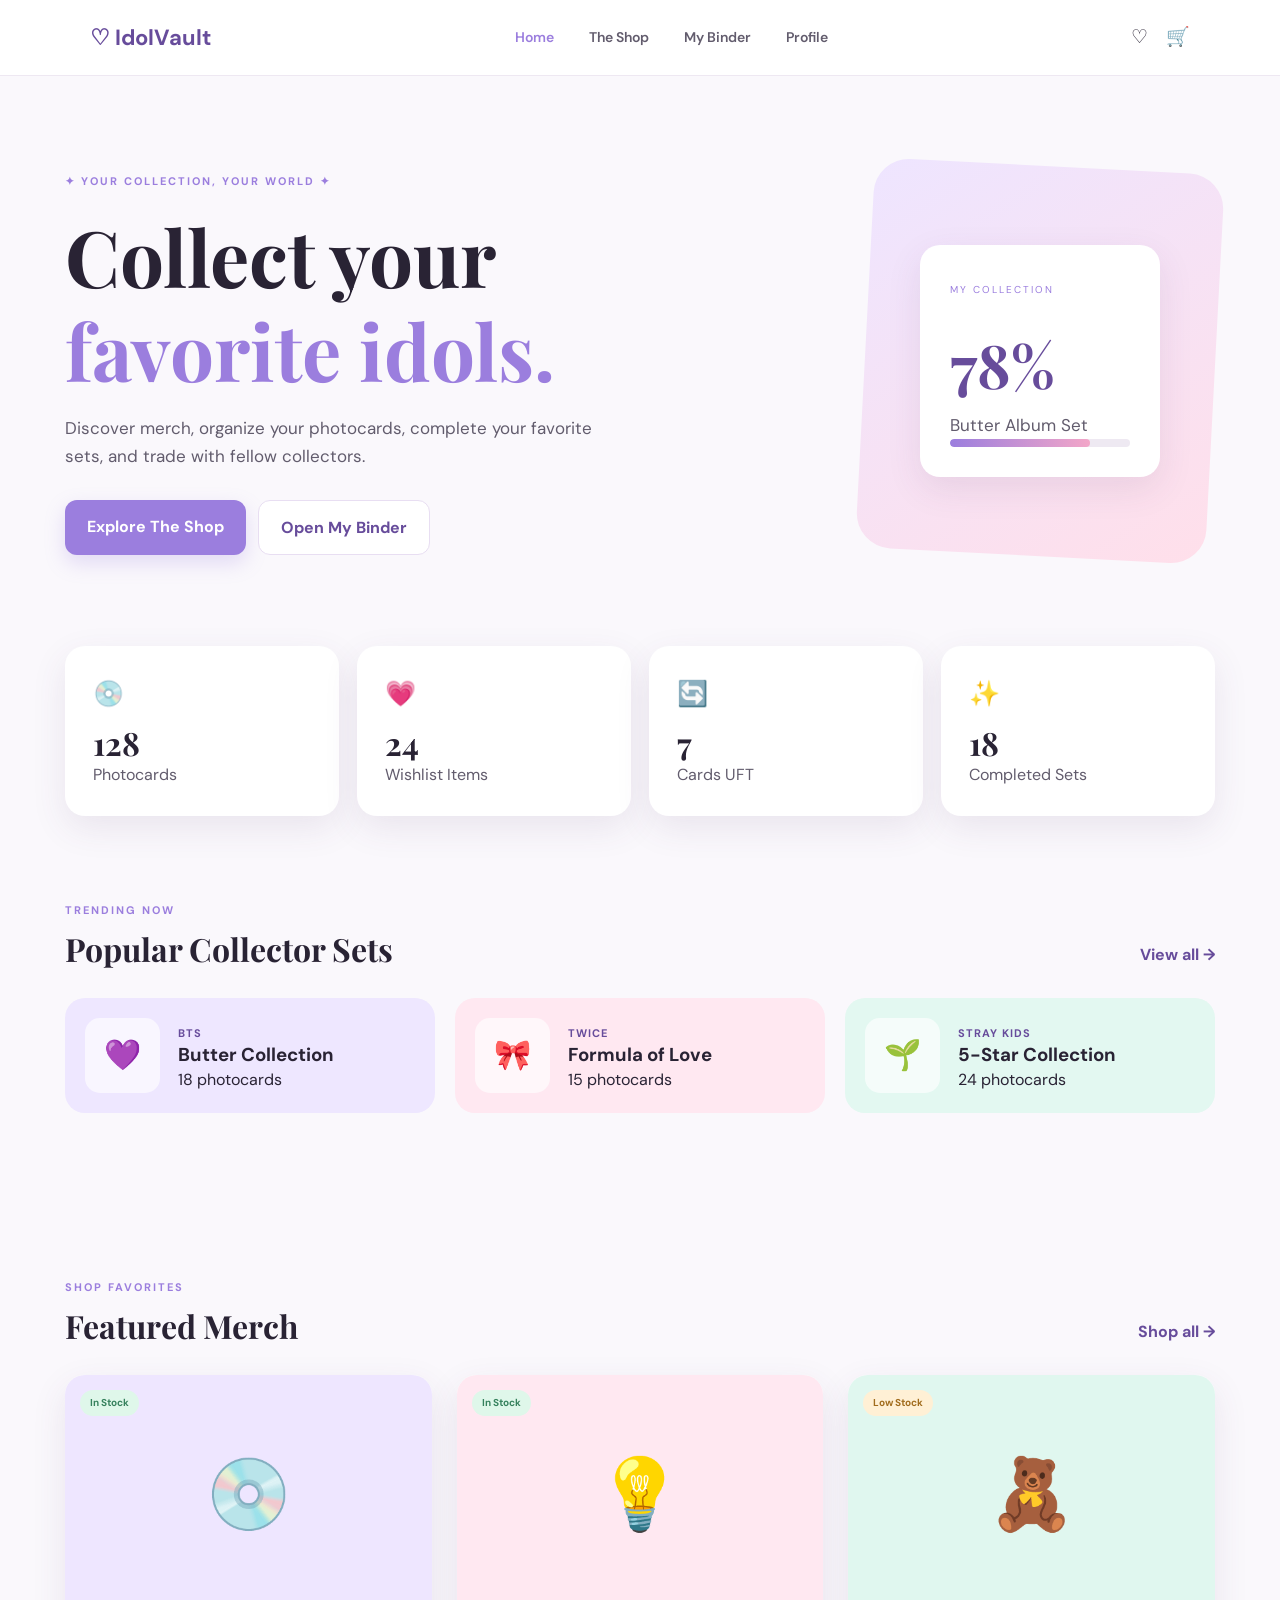
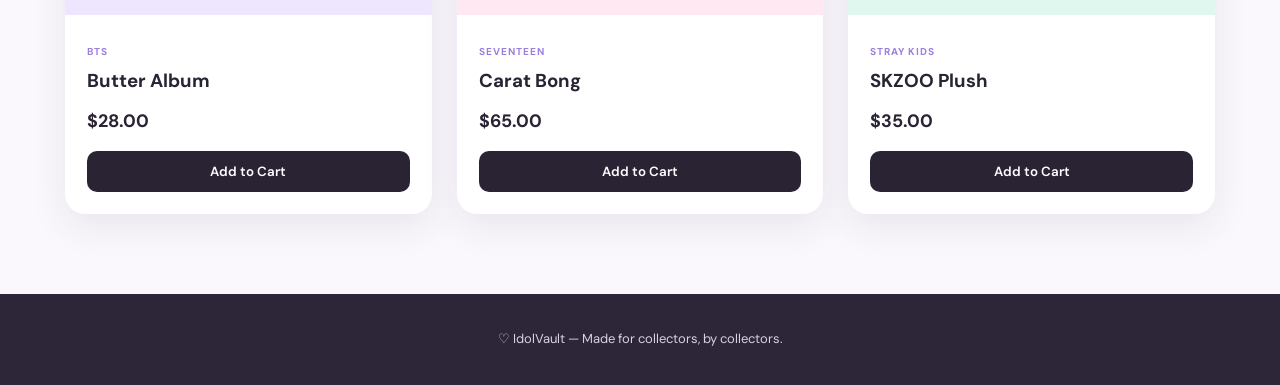
<file: index.html>
<!DOCTYPE html>
<html lang="en">
<head>
    <meta charset="UTF-8">
    <meta name="viewport" content="width=device-width, initial-scale=1.0">
    <title>IdolVault | Home</title>
    <link rel="stylesheet" href="style.css">
</head>
<body>

<header class="navbar">
    <div class="logo">♡ IdolVault</div>

    <nav>
        <a href="index.html" class="active">Home</a>
        <a href="market.html">The Shop</a>
        <a href="tracker.html">My Binder</a>
        <a href="about.html">Profile</a>
    </nav>

    <div class="nav-icons">
        <span>♡</span>
        <span>🛒</span>
    </div>
</header>

<main>

    <!-- HERO -->
    <section class="hero">
        <div class="hero-content">
            <span class="eyebrow">✦ YOUR COLLECTION, YOUR WORLD ✦</span>

            <h1>
                Collect your
                <span>favorite idols.</span>
            </h1>

            <p>
                Discover merch, organize your photocards,
                complete your favorite sets, and trade with
                fellow collectors.
            </p>

            <div class="hero-buttons">
                <a href="market.html" class="btn primary-btn">
                    Explore The Shop
                </a>

                <a href="tracker.html" class="btn secondary-btn">
                    Open My Binder
                </a>
            </div>
        </div>

        <div class="hero-card">
            <div class="hero-card-glow"></div>
            <div class="mini-card">
                <span>MY COLLECTION</span>
                <strong>78%</strong>
                <p>Butter Album Set</p>

                <div class="progress">
                    <div style="width:78%"></div>
                </div>
            </div>
        </div>
    </section>


    <!-- STATS -->
    <section class="stats-section">

        <div class="stat-card">
            <span>💿</span>
            <h2>128</h2>
            <p>Photocards</p>
        </div>

        <div class="stat-card">
            <span>💗</span>
            <h2>24</h2>
            <p>Wishlist Items</p>
        </div>

        <div class="stat-card">
            <span>🔄</span>
            <h2>7</h2>
            <p>Cards UFT</p>
        </div>

        <div class="stat-card">
            <span>✨</span>
            <h2>18</h2>
            <p>Completed Sets</p>
        </div>

    </section>


    <!-- TRENDING -->
    <section class="section">

        <div class="section-heading">
            <div>
                <span class="eyebrow">TRENDING NOW</span>
                <h2>Popular Collector Sets</h2>
            </div>

            <a href="tracker.html" class="view-link">
                View all →
            </a>
        </div>

        <div class="trend-grid">

            <article class="trend-card purple">
                <div class="trend-image">💜</div>
                <div>
                    <span>BTS</span>
                    <h3>Butter Collection</h3>
                    <p>18 photocards</p>
                </div>
            </article>

            <article class="trend-card pink">
                <div class="trend-image">🎀</div>
                <div>
                    <span>TWICE</span>
                    <h3>Formula of Love</h3>
                    <p>15 photocards</p>
                </div>
            </article>

            <article class="trend-card mint">
                <div class="trend-image">🌱</div>
                <div>
                    <span>STRAY KIDS</span>
                    <h3>5-Star Collection</h3>
                    <p>24 photocards</p>
                </div>
            </article>

        </div>

    </section>


    <!-- FEATURED PRODUCTS -->
    <section class="section">

        <div class="section-heading">
            <div>
                <span class="eyebrow">SHOP FAVORITES</span>
                <h2>Featured Merch</h2>
            </div>

            <a href="market.html" class="view-link">
                Shop all →
            </a>
        </div>

        <div class="product-grid">

            <article class="product-card">
                <div class="product-image purple-bg">
                    💿
                    <span class="stock">In Stock</span>
                </div>

                <div class="product-info">
                    <small>BTS</small>
                    <h3>Butter Album</h3>
                    <p class="price">$28.00</p>

                    <button class="cart-btn">
                        Add to Cart
                    </button>
                </div>
            </article>


            <article class="product-card">
                <div class="product-image pink-bg">
                    💡
                    <span class="stock">In Stock</span>
                </div>

                <div class="product-info">
                    <small>SEVENTEEN</small>
                    <h3>Carat Bong</h3>
                    <p class="price">$65.00</p>

                    <button class="cart-btn">
                        Add to Cart
                    </button>
                </div>
            </article>


            <article class="product-card">
                <div class="product-image mint-bg">
                    🧸
                    <span class="stock low">Low Stock</span>
                </div>

                <div class="product-info">
                    <small>STRAY KIDS</small>
                    <h3>SKZOO Plush</h3>
                    <p class="price">$35.00</p>

                    <button class="cart-btn">
                        Add to Cart
                    </button>
                </div>
            </article>

        </div>

    </section>

</main>

<footer>
    <p>♡ IdolVault — Made for collectors, by collectors.</p>
</footer>

</body>
</html>
</file>
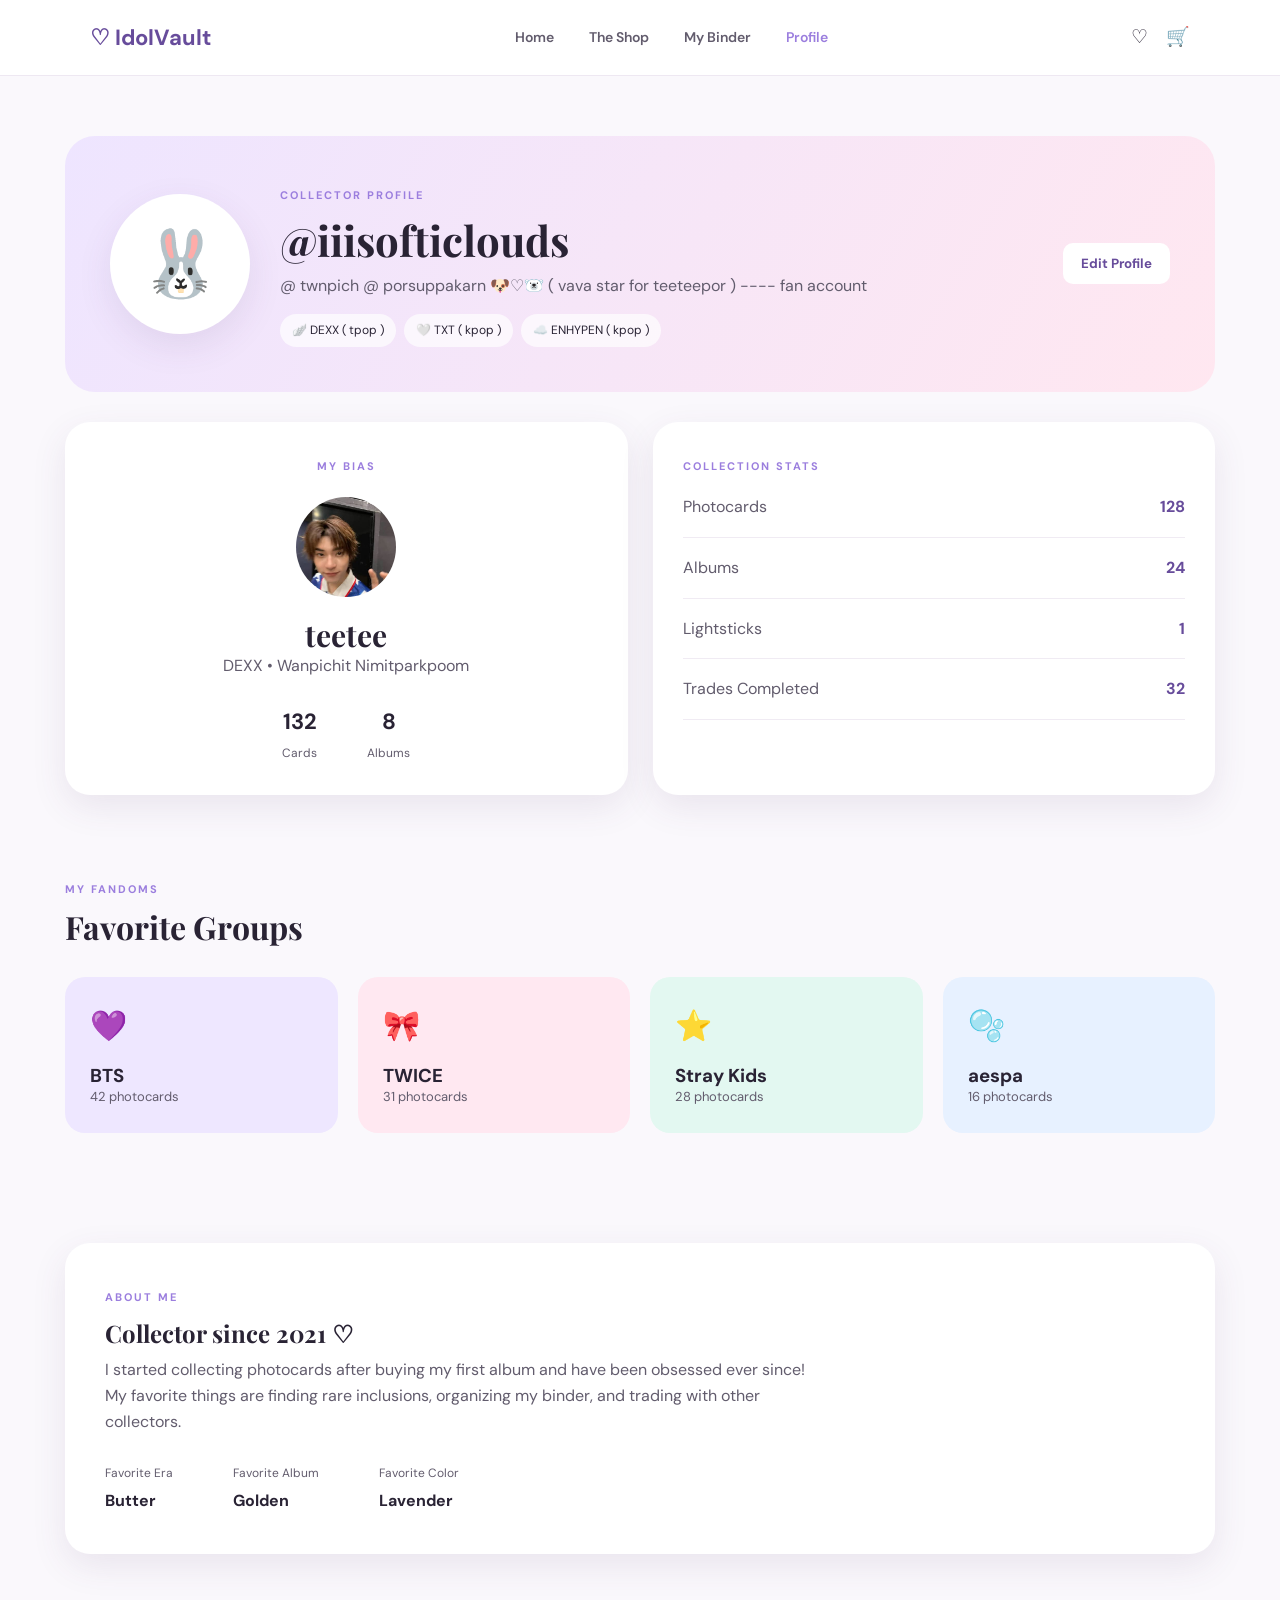
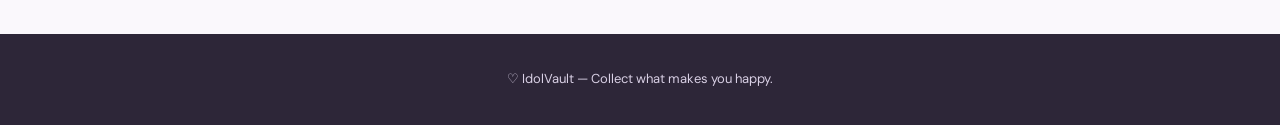
<file: about.html>
<!DOCTYPE html>
<html lang="en">
<head>
    <meta charset="UTF-8">
    <meta name="viewport" content="width=device-width, initial-scale=1.0">
    <title>IdolVault | Profile</title>
    <link rel="stylesheet" href="style.css">
</head>
<body>

<header class="navbar">
    <div class="logo">♡ IdolVault</div>

    <nav>
        <a href="index.html">Home</a>
        <a href="market.html">The Shop</a>
        <a href="tracker.html">My Binder</a>
        <a href="about.html" class="active">Profile</a>
    </nav>

    <div class="nav-icons">
        <span>♡</span>
        <span>🛒</span>
    </div>
</header>


<main>

    <!-- PROFILE HERO -->
    <section class="profile-hero">

        <div class="profile-avatar">
            🐰
        </div>

        <div class="profile-information">
            <span class="eyebrow">COLLECTOR PROFILE</span>

            <h1>
                @iiisofticlouds
            </h1>

            <p>
                @ twnpich @ porsuppakarn 🐶♡🐻‍❄️
                ( vava star for teeteepor ) ---- fan account
            </p>

            <div class="profile-tags">
                <span>🪽 DEXX ( tpop )</span>
                <span>🤍 TXT ( kpop )</span>
                <span>☁️ ENHYPEN ( kpop )</span>
            </div>
        </div>

        <button class="edit-btn">
            Edit Profile
        </button>

    </section>


    <!-- BIAS -->
    <section class="profile-grid">

        <div class="profile-card bias-card">

            <span class="eyebrow">MY BIAS</span>

            <div class="bias-avatar">
                
            </div>

            <h2>teetee</h2>
            <p>DEXX • Wanpichit Nimitparkpoom</p>

            <div class="bias-stats">
                <div>
                    <strong>132</strong>
                    <span>Cards</span>
                </div>

                <div>
                    <strong>8</strong>
                    <span>Albums</span>
                </div>
            </div>

        </div>


        <div class="profile-card">

            <span class="eyebrow">COLLECTION STATS</span>

            <div class="profile-stat-row">
                <span>Photocards</span>
                <strong>128</strong>
            </div>

            <div class="profile-stat-row">
                <span>Albums</span>
                <strong>24</strong>
            </div>

            <div class="profile-stat-row">
                <span>Lightsticks</span>
                <strong>1</strong>
            </div>

            <div class="profile-stat-row">
                <span>Trades Completed</span>
                <strong>32</strong>
            </div>

        </div>

    </section>


    <!-- FAVORITE GROUPS -->
    <section class="section">

        <div class="section-heading">
            <div>
                <span class="eyebrow">MY FANDOMS</span>
                <h2>Favorite Groups</h2>
            </div>
        </div>

        <div class="group-grid">

            <article class="group-card purple">
                <div class="group-icon">💜</div>
                <h3>BTS</h3>
                <p>42 photocards</p>
            </article>

            <article class="group-card pink">
                <div class="group-icon">🎀</div>
                <h3>TWICE</h3>
                <p>31 photocards</p>
            </article>

            <article class="group-card mint">
                <div class="group-icon">⭐</div>
                <h3>Stray Kids</h3>
                <p>28 photocards</p>
            </article>

            <article class="group-card blue">
                <div class="group-icon">🫧</div>
                <h3>aespa</h3>
                <p>16 photocards</p>
            </article>

        </div>

    </section>


    <!-- ABOUT -->
    <section class="about-box">

        <span class="eyebrow">ABOUT ME</span>

        <h2>Collector since 2021 ♡</h2>

        <p>
            I started collecting photocards after buying my
            first album and have been obsessed ever since!
            My favorite things are finding rare inclusions,
            organizing my binder, and trading with other
            collectors.
        </p>

        <div class="collector-details">

            <div>
                <span>Favorite Era</span>
                <strong>Butter</strong>
            </div>

            <div>
                <span>Favorite Album</span>
                <strong>Golden</strong>
            </div>

            <div>
                <span>Favorite Color</span>
                <strong>Lavender</strong>
            </div>

        </div>

    </section>

</main>


<footer>
    <p>♡ IdolVault — Collect what makes you happy.</p>
</footer>

</body>
</html>
</file>
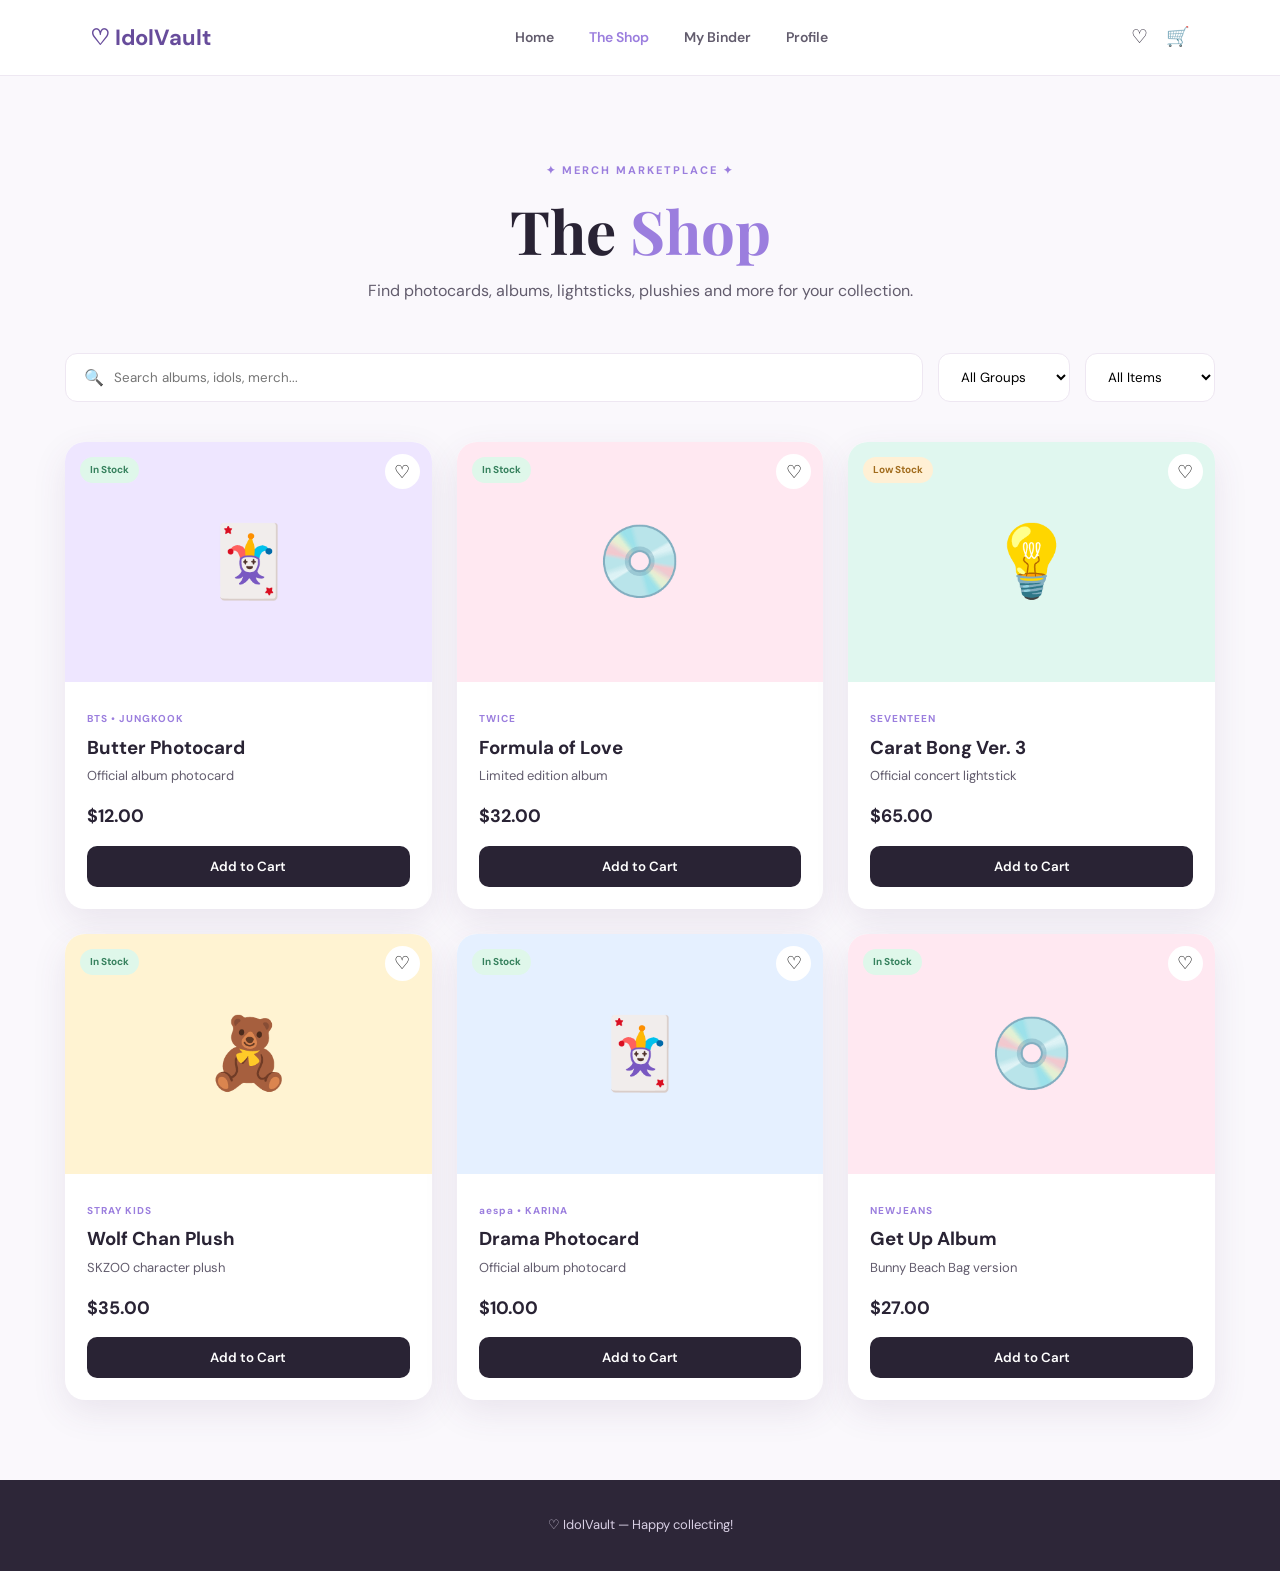
<file: market.html>
<!DOCTYPE html>
<html lang="en">
<head>
    <meta charset="UTF-8">
    <meta name="viewport" content="width=device-width, initial-scale=1.0">
    <title>IdolVault | The Shop</title>
    <link rel="stylesheet" href="style.css">
</head>
<body>

<header class="navbar">
    <div class="logo">♡ IdolVault</div>

    <nav>
        <a href="index.html">Home</a>
        <a href="market.html" class="active">The Shop</a>
        <a href="tracker.html">My Binder</a>
        <a href="about.html">Profile</a>
    </nav>

    <div class="nav-icons">
        <span>♡</span>
        <span>🛒</span>
    </div>
</header>


<main>

    <section class="page-header">
        <span class="eyebrow">✦ MERCH MARKETPLACE ✦</span>
        <h1>The <span>Shop</span></h1>
        <p>
            Find photocards, albums, lightsticks, plushies
            and more for your collection.
        </p>
    </section>


    <!-- SEARCH -->
    <section class="shop-controls">

        <div class="search-box">
            🔍
            <input
                type="text"
                placeholder="Search albums, idols, merch..."
            >
        </div>

        <select>
            <option>All Groups</option>
            <option>BTS</option>
            <option>TWICE</option>
            <option>Stray Kids</option>
            <option>SEVENTEEN</option>
            <option>aespa</option>
        </select>

        <select>
            <option>All Items</option>
            <option>Photocards</option>
            <option>Albums</option>
            <option>Lightsticks</option>
            <option>Plushies</option>
            <option>Apparel</option>
        </select>

    </section>


    <!-- PRODUCTS -->
    <section class="product-grid shop-grid">

        <article class="product-card">
            <div class="product-image purple-bg">
                🃏
                <span class="stock">In Stock</span>
                <button class="wishlist">♡</button>
            </div>

            <div class="product-info">
                <small>BTS • JUNGKOOK</small>
                <h3>Butter Photocard</h3>
                <p class="product-description">
                    Official album photocard
                </p>
                <p class="price">$12.00</p>
                <button class="cart-btn">Add to Cart</button>
            </div>
        </article>


        <article class="product-card">
            <div class="product-image pink-bg">
                💿
                <span class="stock">In Stock</span>
                <button class="wishlist">♡</button>
            </div>

            <div class="product-info">
                <small>TWICE</small>
                <h3>Formula of Love</h3>
                <p class="product-description">
                    Limited edition album
                </p>
                <p class="price">$32.00</p>
                <button class="cart-btn">Add to Cart</button>
            </div>
        </article>


        <article class="product-card">
            <div class="product-image mint-bg">
                💡
                <span class="stock low">Low Stock</span>
                <button class="wishlist">♡</button>
            </div>

            <div class="product-info">
                <small>SEVENTEEN</small>
                <h3>Carat Bong Ver. 3</h3>
                <p class="product-description">
                    Official concert lightstick
                </p>
                <p class="price">$65.00</p>
                <button class="cart-btn">Add to Cart</button>
            </div>
        </article>


        <article class="product-card">
            <div class="product-image yellow-bg">
                🧸
                <span class="stock">In Stock</span>
                <button class="wishlist">♡</button>
            </div>

            <div class="product-info">
                <small>STRAY KIDS</small>
                <h3>Wolf Chan Plush</h3>
                <p class="product-description">
                    SKZOO character plush
                </p>
                <p class="price">$35.00</p>
                <button class="cart-btn">Add to Cart</button>
            </div>
        </article>


        <article class="product-card">
            <div class="product-image blue-bg">
                🃏
                <span class="stock">In Stock</span>
                <button class="wishlist">♡</button>
            </div>

            <div class="product-info">
                <small>aespa • KARINA</small>
                <h3>Drama Photocard</h3>
                <p class="product-description">
                    Official album photocard
                </p>
                <p class="price">$10.00</p>
                <button class="cart-btn">Add to Cart</button>
            </div>
        </article>


        <article class="product-card">
            <div class="product-image pink-bg">
                💿
                <span class="stock">In Stock</span>
                <button class="wishlist">♡</button>
            </div>

            <div class="product-info">
                <small>NEWJEANS</small>
                <h3>Get Up Album</h3>
                <p class="product-description">
                    Bunny Beach Bag version
                </p>
                <p class="price">$27.00</p>
                <button class="cart-btn">Add to Cart</button>
            </div>
        </article>

    </section>

</main>


<footer>
    <p>♡ IdolVault — Happy collecting!</p>
</footer>

</body>
</html>
</file>
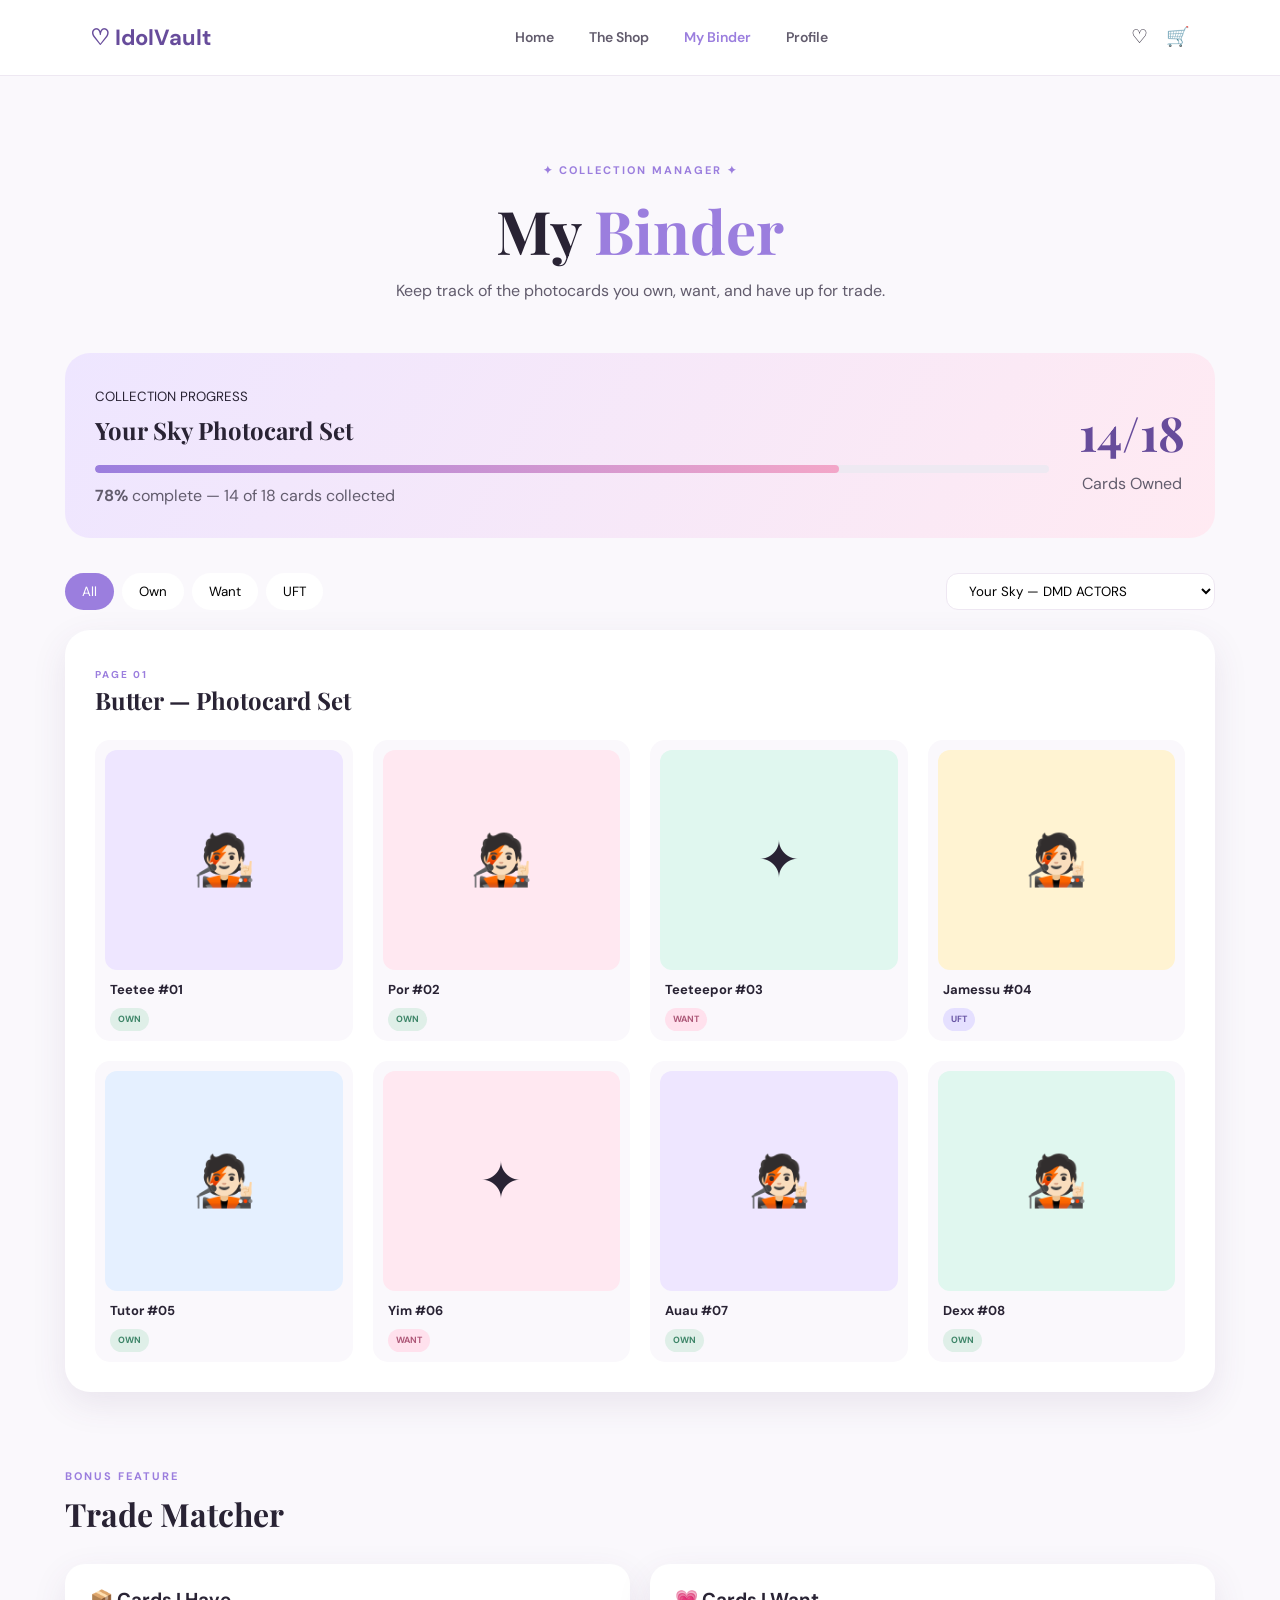
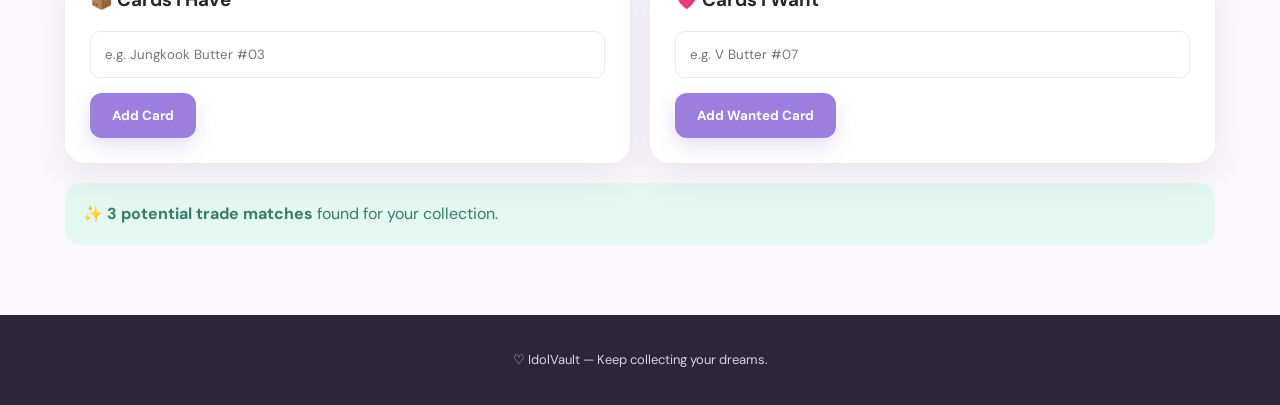
<file: tracker.html>
<!DOCTYPE html>
<html lang="en">
<head>
    <meta charset="UTF-8">
    <meta name="viewport" content="width=device-width, initial-scale=1.0">
    <title>IdolVault | My Binder</title>
    <link rel="stylesheet" href="style.css">
</head>
<body>

<header class="navbar">
    <div class="logo">♡ IdolVault</div>

    <nav>
        <a href="index.html">Home</a>
        <a href="market.html">The Shop</a>
        <a href="tracker.html" class="active">My Binder</a>
        <a href="about.html">Profile</a>
    </nav>

    <div class="nav-icons">
        <span>♡</span>
        <span>🛒</span>
    </div>
</header>


<main>

    <section class="page-header">
        <span class="eyebrow">✦ COLLECTION MANAGER ✦</span>
        <h1>My <span>Binder</span></h1>
        <p>
            Keep track of the photocards you own,
            want, and have up for trade.
        </p>
    </section>


    <!-- COLLECTION SUMMARY -->
    <section class="collection-summary">

        <div>
            <small>COLLECTION PROGRESS</small>
            <h2>Your Sky Photocard Set</h2>

            <div class="large-progress">
                <div style="width:78%"></div>
            </div>

            <p>
                <strong>78%</strong> complete —
                14 of 18 cards collected
            </p>
        </div>

        <div class="collection-number">
            <strong>14/18</strong>
            <span>Cards Owned</span>
        </div>

    </section>


    <!-- FILTER -->
    <div class="binder-toolbar">

        <div class="filter-buttons">
            <button class="filter active-filter">All</button>
            <button class="filter">Own</button>
            <button class="filter">Want</button>
            <button class="filter">UFT</button>
        </div>

        <select>
            <option>Your Sky — DMD ACTORS</option>
            <option>Duang With You — DMD ACTSORS</option>
            <option>Friend Benefit — DMD ACTORS</option>
        </select>

    </div>


    <!-- BINDER -->
    <section class="binder">

        <div class="binder-title">
            <span>PAGE 01</span>
            <h2>Butter — Photocard Set</h2>
        </div>

        <div class="binder-grid">

            <article class="photo-card own">
                <div class="photo-placeholder purple-bg">
                    🧑🏻‍🎤
                </div>
                <h3>Teetee #01</h3>
                <span class="status own-status">OWN</span>
            </article>


            <article class="photo-card own">
                <div class="photo-placeholder pink-bg">
                    🧑🏻‍🎤
                </div>
                <h3>Por #02</h3>
                <span class="status own-status">OWN</span>
            </article>


            <article class="photo-card want">
                <div class="photo-placeholder mint-bg">
                    ✦
                </div>
                <h3>Teeteepor #03</h3>
                <span class="status want-status">WANT</span>
            </article>


            <article class="photo-card uft">
                <div class="photo-placeholder yellow-bg">
                    🧑🏻‍🎤
                </div>
                <h3>Jamessu #04</h3>
                <span class="status uft-status">UFT</span>
            </article>


            <article class="photo-card own">
                <div class="photo-placeholder blue-bg">
                    🧑🏻‍🎤
                </div>
                <h3>Tutor #05</h3>
                <span class="status own-status">OWN</span>
            </article>


            <article class="photo-card want">
                <div class="photo-placeholder pink-bg">
                    ✦
                </div>
                <h3>Yim #06</h3>
                <span class="status want-status">WANT</span>
            </article>


            <article class="photo-card own">
                <div class="photo-placeholder purple-bg">
                    🧑🏻‍🎤
                </div>
                <h3>Auau #07</h3>
                <span class="status own-status">OWN</span>
            </article>


            <article class="photo-card own">
                <div class="photo-placeholder mint-bg">
                    🧑🏻‍🎤
                </div>
                <h3>Dexx #08</h3>
                <span class="status own-status">OWN</span>
            </article>

        </div>

    </section>


    <!-- TRADE MATCHER -->
    <section class="trade-section">

        <div class="section-heading">
            <div>
                <span class="eyebrow">BONUS FEATURE</span>
                <h2>Trade Matcher</h2>
            </div>
        </div>

        <div class="trade-grid">

            <div class="trade-box">
                <h3>📦 Cards I Have</h3>

                <input
                    type="text"
                    placeholder="e.g. Jungkook Butter #03"
                >

                <button class="btn primary-btn">
                    Add Card
                </button>
            </div>


            <div class="trade-box">
                <h3>💗 Cards I Want</h3>

                <input
                    type="text"
                    placeholder="e.g. V Butter #07"
                >

                <button class="btn primary-btn">
                    Add Wanted Card
                </button>
            </div>

        </div>

        <div class="match-result">
            ✨ <strong>3 potential trade matches</strong>
            found for your collection.
        </div>

    </section>

</main>


<footer>
    <p>♡ IdolVault — Keep collecting your dreams.</p>
</footer>

</body>
</html>
</file>
<file: style.css>
@import url('https://fonts.googleapis.com/css2?family=DM+Sans:wght@400;500;600;700&family=Playfair+Display:wght@600;700&display=swap');


/* =========================
   GLOBAL
========================= */

:root {
    --purple: #9b7ede;
    --purple-dark: #674c9b;
    --purple-light: #eee7ff;

    --pink: #f3a6c8;
    --pink-light: #ffe8f1;

    --mint: #9ddfc8;
    --mint-light: #e3f8f1;

    --blue: #a9c8ed;
    --yellow: #f7d98b;

    --dark: #292334;
    --text: #625c6d;
    --white: #ffffff;
    --background: #faf8fc;

    --shadow: 0 12px 35px rgba(87, 63, 110, 0.10);
    --radius: 20px;
}

* {
    margin: 0;
    padding: 0;
    box-sizing: border-box;
}

html {
    scroll-behavior: smooth;
}

body {
    font-family: "DM Sans", sans-serif;
    background: var(--background);
    color: var(--dark);
    line-height: 1.6;
}

a {
    text-decoration: none;
    color: inherit;
}

button,
input,
select {
    font-family: inherit;
}


/* =========================
   NAVIGATION
========================= */

.navbar {
    height: 76px;
    padding: 0 7%;
    display: flex;
    align-items: center;
    justify-content: space-between;

    background: rgba(255,255,255,0.92);
    backdrop-filter: blur(15px);

    border-bottom: 1px solid #eee8f2;

    position: sticky;
    top: 0;
    z-index: 100;
}

.logo {
    color: var(--purple-dark);
    font-size: 22px;
    font-weight: 700;
}

nav {
    display: flex;
    gap: 35px;
}

nav a {
    color: var(--text);
    font-size: 14px;
    font-weight: 600;
    transition: 0.3s;
}

nav a:hover,
nav a.active {
    color: var(--purple);
}

.nav-icons {
    display: flex;
    gap: 18px;
    font-size: 19px;
}


/* =========================
   GENERAL
========================= */

main {
    max-width: 1200px;
    margin: auto;
    padding: 0 25px;
}

.eyebrow {
    color: var(--purple);
    font-size: 11px;
    font-weight: 700;
    letter-spacing: 2px;
}

h1,
h2,
h3 {
    line-height: 1.2;
}

h1,
h2 {
    font-family: "Playfair Display", serif;
}

.section {
    padding: 80px 0;
}

.section-heading {
    display: flex;
    align-items: end;
    justify-content: space-between;
    margin-bottom: 30px;
}

.section-heading h2 {
    font-size: 32px;
    margin-top: 8px;
}

.view-link {
    color: var(--purple-dark);
    font-weight: 700;
}


/* =========================
   BUTTONS
========================= */

.btn {
    display: inline-block;
    border: none;
    cursor: pointer;
    padding: 14px 22px;
    border-radius: 12px;
    font-weight: 700;
    transition: 0.3s;
}

.primary-btn {
    background: var(--purple);
    color: white;
    box-shadow: 0 8px 20px rgba(155,126,222,0.25);
}

.primary-btn:hover {
    background: var(--purple-dark);
    transform: translateY(-2px);
}

.secondary-btn {
    background: white;
    color: var(--purple-dark);
    border: 1px solid #e8def2;
}

.secondary-btn:hover {
    transform: translateY(-2px);
}


/* =========================
   HOME HERO
========================= */

.hero {
    min-height: 570px;
    display: flex;
    align-items: center;
    justify-content: space-between;
    gap: 50px;
}

.hero-content {
    max-width: 620px;
}

.hero h1 {
    font-size: clamp(48px, 7vw, 78px);
    margin: 18px 0;
}

.hero h1 span,
.page-header h1 span {
    color: var(--purple);
}

.hero p {
    max-width: 540px;
    color: var(--text);
    font-size: 17px;
}

.hero-buttons {
    display: flex;
    gap: 12px;
    margin-top: 30px;
}

.hero-card {
    width: 350px;
    height: 390px;
    border-radius: 35px;
    background: linear-gradient(145deg, #eee5ff, #ffdfea);
    display: flex;
    align-items: center;
    justify-content: center;
    transform: rotate(3deg);
}

.mini-card {
    width: 240px;
    padding: 30px;
    border-radius: 20px;
    background: white;
    box-shadow: var(--shadow);
    transform: rotate(-3deg);
}

.mini-card span {
    font-size: 10px;
    letter-spacing: 2px;
    color: var(--purple);
}

.mini-card strong {
    display: block;
    font-family: "Playfair Display";
    font-size: 60px;
    color: var(--purple-dark);
    margin: 15px 0 0;
}


/* =========================
   PROGRESS
========================= */

.progress,
.large-progress {
    height: 8px;
    background: #eee9f2;
    border-radius: 20px;
    overflow: hidden;
}

.progress div,
.large-progress div {
    height: 100%;
    background: linear-gradient(90deg, var(--purple), var(--pink));
    border-radius: inherit;
}


/* =========================
   STATS
========================= */

.stats-section {
    display: grid;
    grid-template-columns: repeat(4, 1fr);
    gap: 18px;
}

.stat-card {
    background: white;
    padding: 28px;
    border-radius: var(--radius);
    box-shadow: var(--shadow);
}

.stat-card span {
    font-size: 25px;
}

.stat-card h2 {
    font-size: 32px;
    margin-top: 10px;
}

.stat-card p {
    color: var(--text);
}


/* =========================
   TRENDING
========================= */

.trend-grid {
    display: grid;
    grid-template-columns: repeat(3, 1fr);
    gap: 20px;
}

.trend-card {
    padding: 20px;
    border-radius: var(--radius);
    display: flex;
    align-items: center;
    gap: 18px;
    transition: 0.3s;
}

.trend-card:hover,
.group-card:hover {
    transform: translateY(-6px);
}

.trend-card span {
    font-size: 11px;
    letter-spacing: 1px;
    color: var(--purple-dark);
    font-weight: 700;
}

.trend-image {
    width: 75px;
    height: 75px;
    display: grid;
    place-items: center;
    border-radius: 15px;
    background: rgba(255,255,255,0.65);
    font-size: 30px;
}

.purple {
    background: var(--purple-light);
}

.pink {
    background: var(--pink-light);
}

.mint {
    background: var(--mint-light);
}

.blue {
    background: #e7f1ff;
}

.yellow-bg {
    background: #fff3d2;
}


/* =========================
   PRODUCTS
========================= */

.product-grid {
    display: grid;
    grid-template-columns: repeat(3, 1fr);
    gap: 25px;
}

.product-card {
    background: white;
    border-radius: var(--radius);
    overflow: hidden;
    box-shadow: var(--shadow);
    transition: 0.35s;
}

.product-card:hover {
    transform: translateY(-8px);
    box-shadow: 0 18px 45px rgba(87,63,110,0.16);
}

.product-image {
    height: 240px;
    display: grid;
    place-items: center;
    position: relative;
    font-size: 70px;
}

.purple-bg {
    background: #eee6ff;
}

.pink-bg {
    background: #ffe8f1;
}

.mint-bg {
    background: #e0f7ef;
}

.blue-bg {
    background: #e5f0ff;
}

.stock {
    position: absolute;
    top: 15px;
    left: 15px;

    padding: 5px 10px;
    border-radius: 30px;

    background: #dff7ea;
    color: #36815d;

    font-size: 10px;
    font-weight: 700;
}

.stock.low {
    background: #fff0d5;
    color: #a16c1d;
}

.wishlist {
    position: absolute;
    top: 12px;
    right: 12px;

    width: 35px;
    height: 35px;

    border: none;
    border-radius: 50%;
    background: white;

    font-size: 18px;
    cursor: pointer;
}

.product-info {
    padding: 22px;
}

.product-info small {
    color: var(--purple);
    font-weight: 700;
    font-size: 10px;
    letter-spacing: 1px;
}

.product-info h3 {
    margin: 7px 0;
}

.product-description {
    color: var(--text);
    font-size: 13px;
}

.price {
    font-size: 18px;
    font-weight: 700;
    margin: 15px 0;
}

.cart-btn {
    width: 100%;
    border: none;
    padding: 12px;
    border-radius: 10px;
    background: var(--dark);
    color: white;
    cursor: pointer;
    font-weight: 600;
    transition: 0.3s;
}

.cart-btn:hover {
    background: var(--purple);
}


/* =========================
   PAGE HEADER
========================= */

.page-header {
    text-align: center;
    padding: 80px 0 50px;
}

.page-header h1 {
    font-size: 60px;
    margin: 12px 0;
}

.page-header p {
    max-width: 600px;
    margin: auto;
    color: var(--text);
}


/* =========================
   SHOP FILTER
========================= */

.shop-controls {
    display: flex;
    gap: 15px;
    margin-bottom: 40px;
}

.search-box {
    flex: 1;
    display: flex;
    align-items: center;
    gap: 10px;

    padding: 0 18px;

    background: white;
    border: 1px solid #eee7f2;
    border-radius: 12px;
}

.search-box input {
    width: 100%;
    border: none;
    outline: none;
    padding: 15px 0;
}

.shop-controls select,
.binder-toolbar select {
    padding: 0 18px;
    border: 1px solid #eee7f2;
    background: white;
    border-radius: 12px;
    outline: none;
}

.shop-grid {
    padding-bottom: 80px;
}


/* =========================
   COLLECTION TRACKER
========================= */

.collection-summary {
    background: linear-gradient(120deg, #eee6ff, #ffeaf2);
    padding: 30px;
    border-radius: 25px;

    display: flex;
    align-items: center;
    justify-content: space-between;
    gap: 30px;
}

.collection-summary > div:first-child {
    flex: 1;
}

.collection-summary h2 {
    margin: 7px 0 20px;
}

.collection-summary p {
    color: var(--text);
    margin-top: 10px;
}

.collection-number {
    text-align: center;
}

.collection-number strong {
    display: block;
    font-family: "Playfair Display";
    font-size: 48px;
    color: var(--purple-dark);
}

.collection-number span {
    color: var(--text);
}

.binder-toolbar {
    display: flex;
    justify-content: space-between;
    margin: 35px 0 20px;
}

.filter-buttons {
    display: flex;
    gap: 8px;
}

.filter {
    border: none;
    padding: 10px 17px;
    border-radius: 30px;
    background: white;
    cursor: pointer;
}

.active-filter {
    background: var(--purple);
    color: white;
}

.binder {
    background: white;
    padding: 30px;
    border-radius: 25px;
    box-shadow: var(--shadow);
}

.binder-title {
    margin-bottom: 25px;
}

.binder-title span {
    color: var(--purple);
    font-size: 10px;
    font-weight: 700;
    letter-spacing: 2px;
}

.binder-grid {
    display: grid;
    grid-template-columns: repeat(4, 1fr);
    gap: 20px;
}

.photo-card {
    padding: 10px;
    border-radius: 15px;
    background: #faf8fc;
    transition: 0.3s;
}

.photo-card:hover {
    transform: translateY(-5px);
    box-shadow: var(--shadow);
}

.photo-placeholder {
    height: 220px;
    display: grid;
    place-items: center;
    border-radius: 12px;
    font-size: 50px;
}

.photo-card h3 {
    font-size: 13px;
    padding: 12px 5px 7px;
}

.status {
    display: inline-block;
    margin-left: 5px;
    padding: 4px 8px;
    border-radius: 20px;
    font-size: 9px;
    font-weight: 700;
}

.own-status {
    background: #dfefe8;
    color: #3e8568;
}

.want-status {
    background: #ffe1ed;
    color: #ad5878;
}

.uft-status {
    background: #e5e0ff;
    color: #6956a5;
}


/* =========================
   TRADE MATCHER
========================= */

.trade-section {
    padding: 70px 0;
}

.trade-grid {
    display: grid;
    grid-template-columns: 1fr 1fr;
    gap: 20px;
}

.trade-box {
    background: white;
    padding: 25px;
    border-radius: 20px;
    box-shadow: var(--shadow);
}

.trade-box h3 {
    margin-bottom: 20px;
}

.trade-box input {
    width: 100%;
    padding: 14px;
    border: 1px solid #eee7f2;
    border-radius: 10px;
    outline: none;
    margin-bottom: 15px;
}

.match-result {
    margin-top: 20px;
    padding: 18px;
    border-radius: 15px;
    background: var(--mint-light);
    color: #397b67;
}


/* =========================
   PROFILE
========================= */

.profile-hero {
    margin-top: 60px;
    padding: 45px;
    border-radius: 30px;
    background: linear-gradient(120deg, #eee5ff, #ffe7f0);

    display: flex;
    align-items: center;
    gap: 30px;
}

.profile-avatar {
    width: 140px;
    height: 140px;
    display: grid;
    place-items: center;

    background: white;
    border-radius: 50%;
    font-size: 65px;

    box-shadow: var(--shadow);
}

.profile-information {
    flex: 1;
}

.profile-information h1 {
    font-size: 42px;
    margin: 8px 0;
}

.profile-information p {
    color: var(--text);
    max-width: 600px;
}

.profile-tags {
    display: flex;
    gap: 8px;
    margin-top: 15px;
    flex-wrap: wrap;
}

.profile-tags span {
    padding: 7px 12px;
    background: rgba(255,255,255,0.7);
    border-radius: 20px;
    font-size: 12px;
}

.edit-btn {
    border: none;
    background: white;
    color: var(--purple-dark);
    padding: 12px 18px;
    border-radius: 10px;
    cursor: pointer;
    font-weight: 700;
}

.profile-grid {
    display: grid;
    grid-template-columns: 1fr 1fr;
    gap: 25px;
    margin-top: 30px;
}

.profile-card {
    background: white;
    border-radius: 25px;
    padding: 30px;
    box-shadow: var(--shadow);
}

.bias-card {
    text-align: center;
}

.bias-avatar {
    width: 100px;
    height: 100px;
    display: grid;
    place-items: center;

    margin: 20px auto;

    background: url("2.jpg");
    background-size: cover;
    border-radius: 50%;

    font-size: 45px;
}

.bias-card h2 {
    font-size: 30px;
}

.bias-card p {
    color: var(--text);
}

.bias-stats {
    display: flex;
    justify-content: center;
    gap: 50px;
    margin-top: 25px;
}

.bias-stats strong {
    display: block;
    font-size: 22px;
}

.bias-stats span {
    font-size: 12px;
    color: var(--text);
}

.profile-stat-row {
    display: flex;
    justify-content: space-between;
    padding: 17px 0;
    border-bottom: 1px solid #f0ebf3;
}

.profile-stat-row span {
    color: var(--text);
}

.profile-stat-row strong {
    color: var(--purple-dark);
}


/* =========================
   GROUPS
========================= */

.group-grid {
    display: grid;
    grid-template-columns: repeat(4, 1fr);
    gap: 20px;
}

.group-card {
    padding: 25px;
    border-radius: 20px;
    transition: 0.3s;
}

.group-icon {
    font-size: 30px;
    margin-bottom: 15px;
}

.group-card p {
    color: var(--text);
    font-size: 13px;
}

.about-box {
    margin: 30px 0 80px;
    background: white;
    padding: 40px;
    border-radius: 25px;
    box-shadow: var(--shadow);
}

.about-box h2 {
    margin: 10px 0;
}

.about-box > p {
    color: var(--text);
    max-width: 700px;
}

.collector-details {
    display: flex;
    gap: 60px;
    margin-top: 30px;
}

.collector-details span,
.collector-details strong {
    display: block;
}

.collector-details span {
    color: var(--text);
    font-size: 12px;
}

.collector-details strong {
    margin-top: 5px;
}


/* =========================
   FOOTER
========================= */

footer {
    text-align: center;
    padding: 35px;
    background: #2d2638;
    color: #d9d0e5;
    font-size: 13px;
}


/* =========================
   RESPONSIVE
========================= */

@media (max-width: 900px) {

    nav {
        gap: 15px;
    }

    .hero {
        flex-direction: column;
        text-align: center;
        padding: 70px 0;
    }

    .hero p {
        margin: auto;
    }

    .hero-buttons {
        justify-content: center;
    }

    .stats-section {
        grid-template-columns: repeat(2, 1fr);
    }

    .trend-grid,
    .product-grid {
        grid-template-columns: repeat(2, 1fr);
    }

    .binder-grid {
        grid-template-columns: repeat(3, 1fr);
    }

    .group-grid {
        grid-template-columns: repeat(2, 1fr);
    }

}


@media (max-width: 650px) {

    .navbar {
        padding: 0 20px;
    }

    nav {
        display: none;
    }

    main {
        padding: 0 18px;
    }

    .hero-card {
        width: 280px;
        height: 320px;
    }

    .hero h1 {
        font-size: 48px;
    }

    .section {
        padding: 55px 0;
    }

    .stats-section,
    .trend-grid,
    .product-grid,
    .trade-grid,
    .profile-grid {
        grid-template-columns: 1fr;
    }

    .shop-controls {
        flex-direction: column;
    }

    .shop-controls select {
        height: 48px;
    }

    .binder-toolbar {
        flex-direction: column;
        gap: 15px;
    }

    .binder-toolbar select {
        height: 45px;
    }

    .binder-grid {
        grid-template-columns: repeat(2, 1fr);
    }

    .photo-placeholder {
        height: 180px;
    }

    .collection-summary {
        flex-direction: column;
        align-items: stretch;
    }

    .profile-hero {
        flex-direction: column;
        text-align: center;
    }

    .profile-information h1 {
        font-size: 32px;
    }

    .profile-tags {
        justify-content: center;
    }

    .collector-details {
        flex-direction: column;
        gap: 15px;
    }

    .section-heading {
        align-items: flex-start;
        gap: 15px;
        flex-direction: column;
    }

}
</file>
